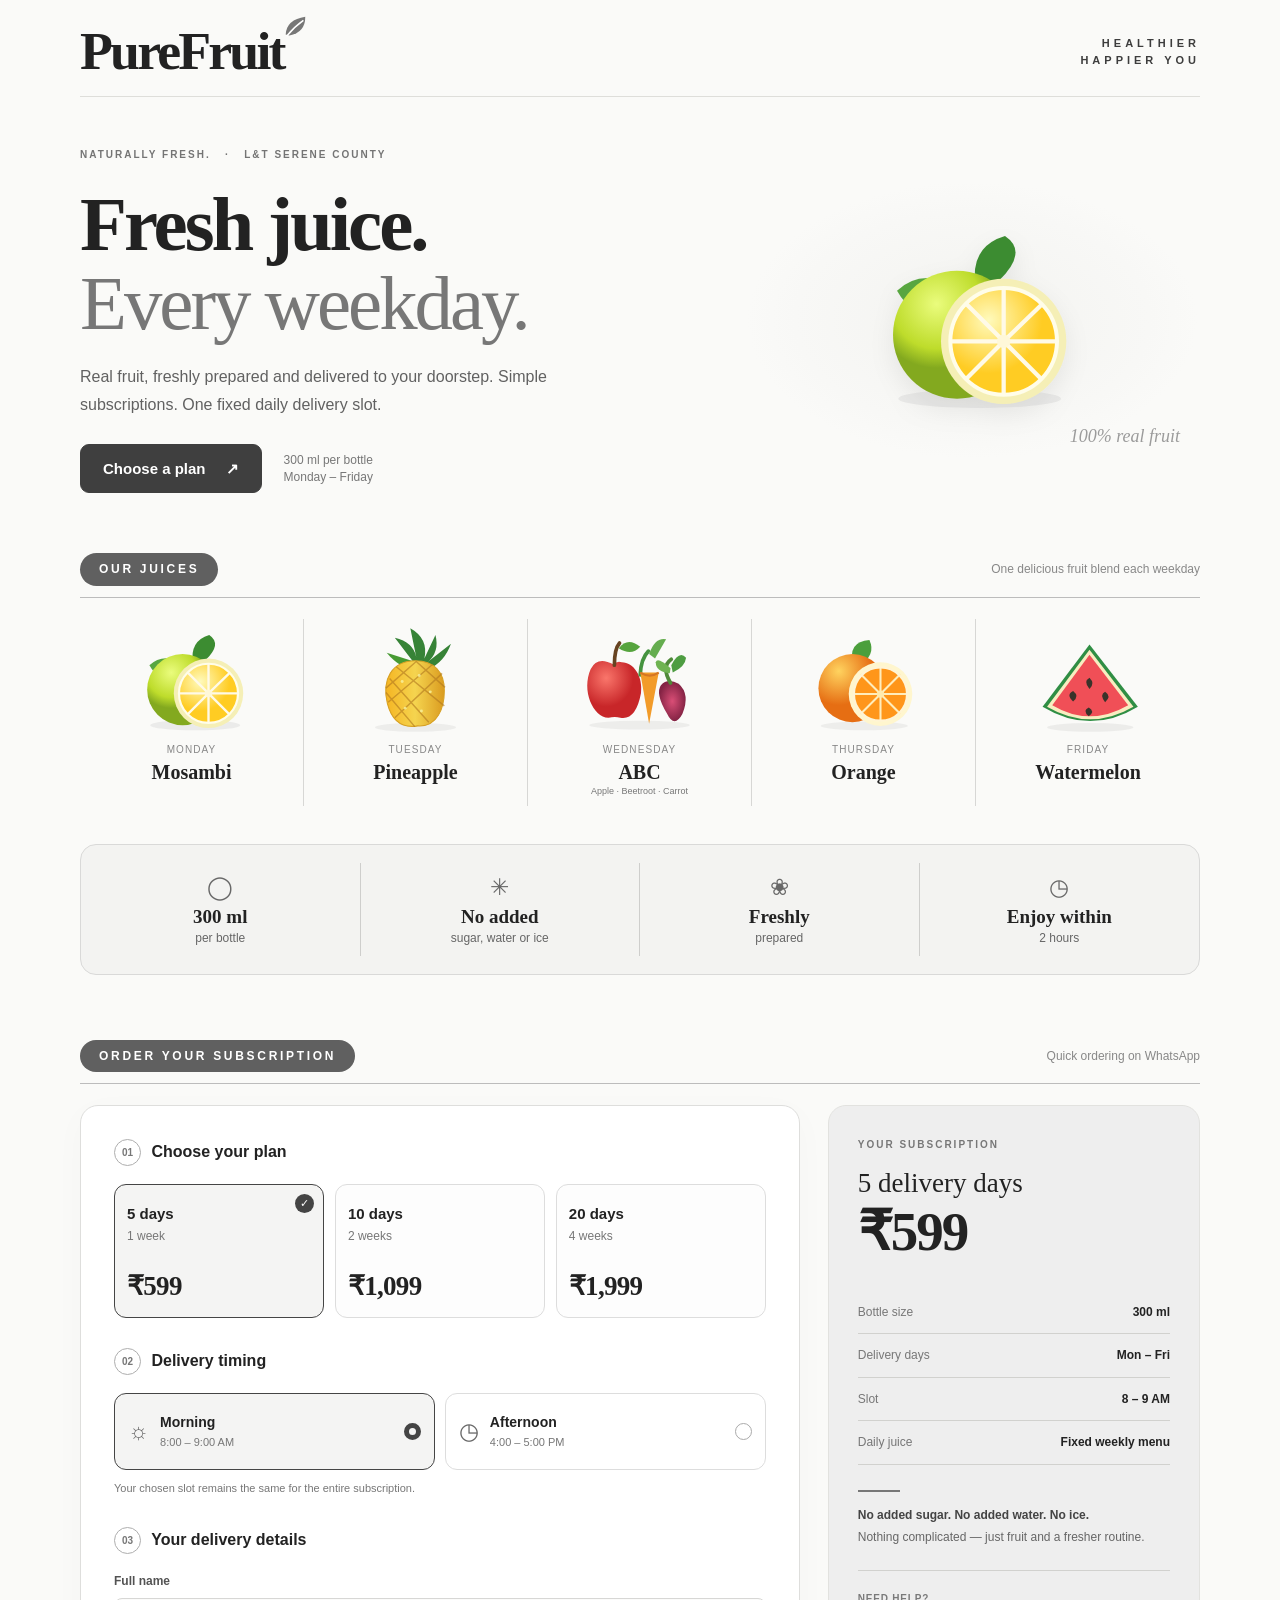
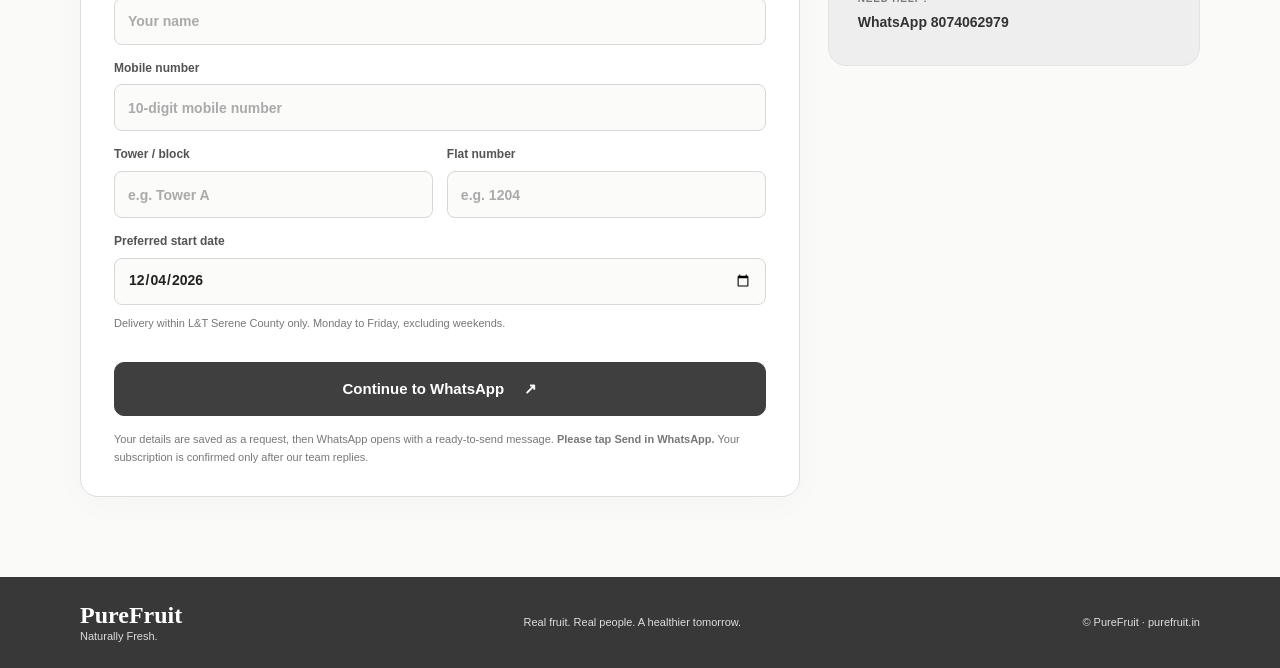
<file: PureFruit-preview.html>
<!doctype html>
<html lang="en">
<head>
  <meta charset="utf-8">
  <meta name="viewport" content="width=device-width, initial-scale=1">
  <meta name="theme-color" content="#f7f7f5">
  <meta name="description" content="PureFruit: naturally fresh 300 ml juice delivered at L&T Serene County. Order a fixed weekday subscription on WhatsApp.">
  <meta name="csrf-token" content="preview-only">
  <title>PureFruit · Naturally Fresh</title>
  <style>
:root{--ink:#222;--muted:#707070;--edge:#dededc;--paper:#fafaf8;--pale:#f1f1ef;--dark:#424242;--radius:15px}
*{box-sizing:border-box}
html{scroll-behavior:smooth}
body{margin:0;background:var(--paper);color:var(--ink);font-family:Arial,Helvetica,sans-serif;font-size:15px;line-height:1.55;-webkit-font-smoothing:antialiased}
a{color:inherit;text-decoration:none}button,input,select,textarea{font:inherit}button{cursor:pointer}button:disabled{cursor:wait;opacity:.65}
.wrap{width:min(1120px,calc(100% - 52px));margin-inline:auto}
.topbar{display:flex;align-items:center;justify-content:space-between;padding:25px 0 17px;border-bottom:1px solid #dededa}
.brand{font:700 clamp(35px,4.2vw,54px)/1 Georgia,'Times New Roman',serif;letter-spacing:-2.8px;position:relative;display:inline-flex;align-items:flex-start}
.brand-leaf{width:28px;height:28px;transform:translate(-3px,-12px)}.brand-leaf svg{display:block;width:100%;height:100%}
.top-promise{text-align:right;font-weight:700;letter-spacing:4px;font-size:11px;line-height:1.55;color:#3d3d3d}
.hero{display:grid;grid-template-columns:1.15fr .85fr;align-items:center;min-height:390px;gap:50px;padding-top:50px;padding-bottom:50px}
.eyebrow{font-size:10px;font-weight:700;letter-spacing:2px;color:#747474}
h1{font:700 clamp(48px,6vw,80px)/1.02 Georgia,'Times New Roman',serif;letter-spacing:-3px;margin:24px 0 20px}h1 em{font-weight:400;font-style:normal;color:#777}
.hero-copy p{font-size:16px;color:#616161;line-height:1.75;max-width:475px;margin:0 0 25px}
.hero-actions{display:flex;align-items:center;gap:22px;flex-wrap:wrap}.hero-small{font-size:12px;color:#777;line-height:1.4}
.button{display:inline-flex;align-items:center;justify-content:center;gap:20px;border-radius:9px;min-height:48px;padding:12px 22px;font-weight:700;transition:background-color .16s,transform .16s}
.button:active{transform:translateY(1px)}.button-dark{background:#3f3f3f;color:#fff;border:1px solid #3f3f3f}.button-dark:hover{background:#292929}
.hero-art{height:280px;position:relative;display:flex;align-items:center;justify-content:center;border-radius:150px;background:radial-gradient(ellipse at center,#f3f3f0 0%,#f8f8f6 55%,transparent 70%)}
.hero-juice{width:240px;height:240px;display:grid;place-items:center}.hero-juice img{width:100%;height:100%;object-fit:contain;filter:drop-shadow(0 10px 12px #00000012)}
.hero-art-word{position:absolute;bottom:13px;right:20px;color:#9b9b9b;font:italic 18px Georgia,serif}
.section-heading{display:flex;align-items:center;gap:15px;justify-content:space-between;border-bottom:1px solid #bcbcbc;padding-bottom:11px;margin-bottom:21px}
.section-heading h2{font-size:12px;letter-spacing:2.7px;background:#606060;color:#fff;border-radius:25px;padding:7px 19px;margin:0;font-weight:700;white-space:nowrap}
.section-heading>span{font-size:12px;color:#888;text-align:right}
.schedule-section{padding-top:10px}
.fruit-row{display:grid;grid-template-columns:repeat(5,minmax(0,1fr));gap:0;padding:0 0 38px}
.fruit{display:flex;flex-direction:column;align-items:center;text-align:center;border-right:1px solid #d7d7d5;padding:7px 8px;min-width:0}
.fruit:last-child{border:0}.fruit img{height:111px;width:min(150px,100%);object-fit:contain}.fruit small{font-size:10px;letter-spacing:1.1px;color:#888;margin-top:5px}.fruit strong{font:700 20px/1.22 Georgia,serif;margin-top:3px}.fruit span{font-size:9px;color:#777;white-space:nowrap}
.promise-section{border:1px solid #d9d9d8;border-radius:16px;display:grid;grid-template-columns:repeat(4,1fr);background:#f3f3f1;padding:18px 0;margin-bottom:65px}
.promise-section>div{border-right:1px solid #cececc;display:flex;align-items:center;flex-direction:column;gap:1px;text-align:center;min-height:93px;justify-content:center}.promise-section>div:last-child{border:0}
.promise-icon{font-size:23px;color:#686868;height:35px}.promise-section strong{font:700 19px Georgia,serif}.promise-section small{font-size:12px;color:#666}
.order-section{padding-bottom:80px}.order-grid{display:grid;grid-template-columns:minmax(0,1.45fr) minmax(275px,.75fr);gap:28px;align-items:start}
.order-panel{padding:33px 33px 30px;background:#fff;border:1px solid #dededc;border-radius:18px;box-shadow:0 8px 35px #00000006}
.field-group{border:0;margin:0 0 30px;padding:0}.field-group legend{font-weight:700;font-size:16px;margin-bottom:18px;padding:0;display:block;width:100%}
.step-number{display:inline-grid;place-items:center;width:27px;height:27px;margin-right:6px;border:1px solid #aeaeae;border-radius:50%;color:#777;font-size:10px;vertical-align:middle}
.plan-options{display:grid;grid-template-columns:repeat(3,1fr);gap:11px}.plan-card{position:relative;display:flex;flex-direction:column;align-items:flex-start;gap:2px;border:1.5px solid #ddd;border-radius:12px;padding:17px 12px 15px;cursor:pointer;min-height:134px;background:#fdfdfd;transition:border .15s,background .15s}
.plan-card:hover,.slot-card:hover{border-color:#888}.plan-card.is-selected,.slot-card.is-selected{border-color:#454545;background:#f4f4f3}
.plan-card input,.slot-card input{position:absolute;opacity:0;inset:0;width:100%;height:100%;cursor:pointer;margin:0}.plan-card:focus-within,.slot-card:focus-within{outline:2px solid #888;outline-offset:2px}
.plan-title{font-weight:700;font-size:15px}.plan-caption{font-size:12px;color:#777}.plan-card strong{font:700 27px Georgia,serif;margin-top:auto;letter-spacing:-.7px}.choose-mark{display:none;position:absolute;right:9px;top:9px;font-size:11px;background:#444;color:#fff;width:19px;height:19px;text-align:center;line-height:18px;border-radius:50%}.is-selected .choose-mark{display:block}
.slot-options{display:grid;grid-template-columns:repeat(2,1fr);gap:10px}.slot-card{position:relative;display:flex;align-items:center;gap:11px;border:1.5px solid #ddd;border-radius:12px;padding:13px;cursor:pointer;min-height:77px}.slot-icon{font-size:23px;color:#686868;line-height:1}.slot-card strong{display:block;font-size:14px}.slot-card small{display:block;color:#777;font-size:11px;white-space:nowrap}.radio-dot{margin-left:auto;border:1px solid #aaa;border-radius:50%;width:17px;height:17px;flex:none}.is-selected .radio-dot{border:5px solid #444}
.hint{font-size:11px;color:#777;margin:10px 0 0}.fields{display:grid;grid-template-columns:1fr 1fr;gap:14px}.fields label{display:flex;flex-direction:column;font-size:12px;gap:7px;font-weight:700;color:#535353}.fields .full{grid-column:1/-1}
.fields input{background:#fbfbfa;width:100%;border:1px solid #d7d7d5;border-radius:8px;height:47px;padding:10px 13px;font-size:14px;color:#222;outline:0}.fields input:focus{border-color:#555;box-shadow:0 0 0 3px #0000000c}.fields input::placeholder{color:#aaa}
.invisible-field{position:absolute;left:-9999px}.form-error{background:#f0f0f0;color:#444;padding:10px 14px;border-radius:7px;margin-bottom:12px;font-size:13px}.form-success{padding:14px;background:#f0f0ee;border:1px solid #d6d6d1;border-radius:10px;margin-top:15px;font-size:13px}.form-success a{font-weight:700;text-decoration:underline}
.button-submit{border-radius:10px;width:100%;min-height:54px;font-size:15px}.after-submit{font-size:11px;color:#777;margin:14px 0 0;line-height:1.65}
.summary-panel{background:#eee;position:sticky;top:20px;border-radius:18px;padding:31px 29px;border:1px solid #e2e2df}.summary-label{font-size:10px;font-weight:700;letter-spacing:2px;color:#777}.summary-plan{font:27px Georgia,serif;margin-top:15px}.summary-price{font:700 55px Georgia,serif;margin:0 0 28px;letter-spacing:-2px}
.summary-line{display:flex;justify-content:space-between;gap:18px;border-bottom:1px solid #d1d1ce;padding:12px 0;font-size:12px}.summary-line span{color:#777}.summary-line strong{text-align:right;font-size:12px}.summary-divider{margin-top:25px;border-top:2px solid #777;width:42px}.summary-panel p{font-size:12px;color:#666;line-height:1.85}.summary-panel p strong{color:#444}
.summary-support{border-top:1px solid #d1d1ce;padding-top:20px;margin-top:22px;font-size:10px;font-weight:700;letter-spacing:.8px;color:#7a7a7a}.summary-support a{display:block;color:#333;font-size:14px;margin-top:5px;letter-spacing:0}
.footer{background:#383838;color:#eee;padding:25px 0}.footer-inner{display:flex;justify-content:space-between;align-items:center;gap:25px;font-size:11px;color:#ddd}.footer-inner>div:first-child{display:flex;flex-direction:column;line-height:1.3}.footer-brand{font:700 24px Georgia,serif;color:#fff}
/* Staff pages */
.staff-body{background:#f6f6f4}.staff-top{background:#fff;border-bottom:1px solid #dedede;padding:14px 0}.staff-top-inner{display:flex;justify-content:space-between;align-items:center;gap:20px}.staff-brand{font:700 30px Georgia,serif;letter-spacing:-1px}.staff-brand small{display:block;font:11px Arial,sans-serif;color:#888;letter-spacing:1px;margin-top:2px}.staff-actions{display:flex;align-items:center;gap:15px}.text-button{border:0;background:none;color:#555;font-size:13px;text-decoration:underline}.staff-main{padding-top:35px;padding-bottom:70px}.staff-main h1{font:700 38px Georgia,serif;letter-spacing:-1px;margin:0 0 4px}.staff-sub{font-size:12px;color:#777;margin:0 0 26px}
.stat-grid{display:grid;grid-template-columns:repeat(4,minmax(0,1fr));gap:12px;margin-bottom:30px}.stat{background:#fff;border:1px solid #ddd;border-radius:12px;padding:19px}.stat small{color:#777;display:block;font-size:12px}.stat strong{font:700 33px Georgia,serif;display:block;margin-top:3px}
.staff-card{background:#fff;border:1px solid #ddd;border-radius:15px;padding:22px;margin-bottom:20px}.staff-heading{display:flex;justify-content:space-between;align-items:center;gap:15px;flex-wrap:wrap;margin-bottom:18px}.staff-heading h2{font:700 23px Georgia,serif;margin:0}.staff-heading .gray-link{font-size:12px;text-decoration:underline}.staff-filter{display:flex;gap:9px;flex-wrap:wrap}.staff-filter input,.staff-filter select{min-height:38px;border:1px solid #d5d5d5;border-radius:6px;padding:7px 10px;background:#fff;min-width:125px}.small-button{border:1px solid #555;background:#4b4b4b;color:#fff;border-radius:7px;padding:8px 14px;font-weight:700;font-size:12px;min-height:38px}.small-button.secondary{background:#fff;color:#555}.staff-rows{overflow-x:auto}.staff-table{width:100%;border-collapse:collapse;font-size:12px;min-width:720px}.staff-table th{text-align:left;color:#777;font-size:10px;letter-spacing:1px;text-transform:uppercase;border-bottom:1px solid #d8d8d8;padding:10px 8px}.staff-table td{padding:12px 8px;border-bottom:1px solid #eee;vertical-align:top}.staff-table td strong{display:block}.muted{color:#777}.tag{font-weight:700;display:inline-block;padding:4px 8px;border-radius:5px;background:#eee;font-size:11px}.tag.positive{background:#dededc;color:#353535}.tag.pending{background:#f0f0ee;color:#676767}
.staff-edit{display:flex;gap:4px;flex-wrap:wrap;min-width:230px}.staff-edit select,.staff-edit input{border:1px solid #ccc;border-radius:4px;background:#fff;min-height:30px;font-size:11px;padding:4px;max-width:115px}.staff-edit input{max-width:100px}.staff-edit button{font-size:11px;border:0;padding:5px 9px;border-radius:4px;color:#fff;background:#555}.empty{text-align:center;padding:22px;color:#999;font-size:13px}.alert{padding:12px;border:1px solid #ccc;border-radius:7px;margin-bottom:14px;font-size:13px;background:#eee}.staff-legend{font-size:11px;color:#777;margin:10px 0 0}
.login-wrap{max-width:410px;margin:12vh auto;padding:28px;border:1px solid #ddd;background:#fff;border-radius:16px}.login-wrap h1{font:700 32px Georgia,serif;margin:12px 0}.login-wrap p{font-size:13px;color:#777}.login-wrap label{display:block;font-size:12px;margin-top:22px;font-weight:700}.login-wrap input{width:100%;height:48px;padding:10px;margin-top:8px;border:1px solid #ccc;border-radius:7px}.login-wrap button{width:100%;margin-top:18px}
@media(max-width:860px){.hero{gap:18px}.order-grid{grid-template-columns:1fr}.summary-panel{position:static;order:-1;padding:22px;display:grid;grid-template-columns:1fr 1fr;gap:0 20px}.summary-label,.summary-plan,.summary-price,.summary-divider,.summary-panel p,.summary-support{grid-column:1/-1}.summary-price{margin-bottom:12px}.summary-panel p{margin-bottom:0}.staff-table{min-width:780px}}
@media(max-width:620px){.wrap{width:calc(100% - 34px)}.topbar{padding-top:17px;padding-bottom:14px}.brand{font-size:38px;letter-spacing:-2px}.brand-leaf{width:22px;height:22px;transform:translate(-2px,-10px)}.top-promise{letter-spacing:1.6px;font-size:9px}.hero{display:flex;flex-direction:column;gap:0;padding-top:30px;padding-bottom:26px;align-items:stretch;min-height:0}.hero-copy h1{font-size:48px;letter-spacing:-2.5px;margin:19px 0 16px}.hero-copy p{font-size:14px}.hero-art{height:155px;margin-top:2px}.hero-juice{height:180px;width:180px}.hero-art-word{font-size:13px;right:14px;bottom:7px}.hero-actions{gap:15px}.button{min-height:45px}.hero-small{font-size:11px}.section-heading{margin-bottom:12px}.section-heading h2{font-size:10px;padding:6px 12px;letter-spacing:1.6px}.section-heading>span{font-size:10px}.fruit-row{grid-template-columns:repeat(5,minmax(0,1fr));padding-bottom:20px}.fruit{padding:0 2px}.fruit img{height:65px;width:100%}.fruit small{font-size:7px;letter-spacing:.1px}.fruit strong{font-size:12px;margin-top:3px}.fruit span{font-size:7px;white-space:normal;line-height:1.1}.promise-section{margin-bottom:42px;padding:15px 0}.promise-section>div{min-height:90px;padding:0 4px}.promise-section strong{font-size:12px}.promise-section small{font-size:10px;line-height:1.3}.promise-icon{font-size:20px;height:32px}.order-section{padding-bottom:35px}.order-grid{gap:18px}.order-panel{padding:22px 17px}.field-group{margin-bottom:24px}.field-group legend{font-size:15px}.plan-options{gap:7px}.plan-card{padding:14px 9px;min-height:123px}.plan-title{font-size:13px}.plan-caption{font-size:11px}.plan-card strong{font-size:23px}.slot-options{gap:8px}.slot-card{gap:7px;padding:10px 7px;min-height:71px}.slot-icon{font-size:19px}.slot-card strong{font-size:12px}.slot-card small{font-size:10px}.radio-dot{width:13px;height:13px}.is-selected .radio-dot{border-width:4px}.fields{gap:12px}.fields input{height:45px;padding:9px 10px;font-size:13px}.summary-panel{padding:22px 20px}.summary-plan{font-size:23px}.summary-price{font-size:43px}.footer-inner{flex-wrap:wrap;gap:15px}.footer-inner>div:nth-child(2){flex-basis:100%;order:3}.stat-grid{grid-template-columns:repeat(2,1fr)}.staff-main h1{font-size:30px}.staff-card{padding:15px}.staff-heading h2{font-size:20px}.staff-filter input{width:100%}.login-wrap{margin:10vh 17px}}
@media(max-width:360px){.fruit strong{font-size:11px}.plan-card strong{font-size:21px}.slot-card small{font-size:9px}.top-promise{font-size:8px}}
@media(prefers-reduced-motion:reduce){html{scroll-behavior:auto}.button{transition:none}}
.sr-only{position:absolute;width:1px;height:1px;padding:0;margin:-1px;overflow:hidden;clip:rect(0,0,0,0);white-space:nowrap;border:0}

</style>
</head>
<body data-preview="true">
  <header class="topbar wrap">
    <a href="#top" class="brand" aria-label="PureFruit home">PureFruit<span class="brand-leaf" aria-hidden="true"><svg viewBox="0 0 30 30"><path d="M5 23Q6 7 26 4Q26 21 9 24" fill="#777"/><path d="M6 25Q14 15 24 8" fill="none" stroke="#fff" stroke-width="1.6"/></svg></span></a>
    <span class="top-promise">HEALTHIER<br>HAPPIER YOU</span>
  </header>

  <main id="top">
    <section class="hero wrap">
      <div class="hero-copy">
        <div class="eyebrow">NATURALLY FRESH. &nbsp; · &nbsp; L&T SERENE COUNTY</div>
        <h1>Fresh juice.<br><em>Every weekday.</em></h1>
        <p>Real fruit, freshly prepared and delivered to your doorstep. Simple subscriptions. One fixed daily delivery slot.</p>
        <div class="hero-actions">
          <a class="button button-dark" href="#order">Choose a plan <span aria-hidden="true">↗</span></a>
          <span class="hero-small">300 ml per bottle<br>Monday – Friday</span>
        </div>
      </div>
      <div class="hero-art" aria-hidden="true">
        <div class="hero-juice"><img src="[data-uri]" alt="" width="220" height="185"></div>
        <div class="hero-art-word">100% real fruit</div>
      </div>
    </section>

    <section class="wrap schedule-section" aria-labelledby="schedule-heading">
      <div class="section-heading"><h2 id="schedule-heading">OUR JUICES</h2><span>One delicious fruit blend each weekday</span></div>
      <div class="fruit-row">
        <article class="fruit"><img src="[data-uri]" alt="Sweet lime" width="150" height="125"><small>MONDAY</small><strong>Mosambi</strong></article>
        <article class="fruit"><img src="[data-uri]" alt="Pineapple" width="150" height="125"><small>TUESDAY</small><strong>Pineapple</strong></article>
        <article class="fruit"><img src="[data-uri]" alt="Apple, beetroot and carrot" width="150" height="125"><small>WEDNESDAY</small><strong>ABC</strong><span>Apple · Beetroot · Carrot</span></article>
        <article class="fruit"><img src="[data-uri]" alt="Orange" width="150" height="125"><small>THURSDAY</small><strong>Orange</strong></article>
        <article class="fruit"><img src="[data-uri]" alt="Watermelon" width="150" height="125"><small>FRIDAY</small><strong>Watermelon</strong></article>
      </div>
    </section>

    <section class="wrap promise-section" aria-label="Our promise">
      <div><span class="promise-icon">◯</span><strong>300 ml</strong><small>per bottle</small></div>
      <div><span class="promise-icon">✳</span><strong>No added</strong><small>sugar, water or ice</small></div>
      <div><span class="promise-icon">❀</span><strong>Freshly</strong><small>prepared</small></div>
      <div><span class="promise-icon">◷</span><strong>Enjoy within</strong><small>2 hours</small></div>
    </section>

    <section class="wrap order-section" id="order" aria-labelledby="order-heading">
      <div class="section-heading"><h2 id="order-heading">ORDER YOUR SUBSCRIPTION</h2><span>Quick ordering on WhatsApp</span></div>
      <div class="order-grid">
        <form id="order-form" class="order-panel" novalidate>
          <fieldset class="field-group plan-group">
            <legend><span class="step-number">01</span> Choose your plan</legend>
            <div class="plan-options">
              <label class="plan-card is-selected"><input name="plan_days" type="radio" value="5" checked required><span class="plan-title">5 days</span><span class="plan-caption">1 week</span><strong>₹599</strong><span class="choose-mark" aria-hidden="true">✓</span></label>
              <label class="plan-card"><input name="plan_days" type="radio" value="10"><span class="plan-title">10 days</span><span class="plan-caption">2 weeks</span><strong>₹1,099</strong><span class="choose-mark" aria-hidden="true">✓</span></label>
              <label class="plan-card"><input name="plan_days" type="radio" value="20"><span class="plan-title">20 days</span><span class="plan-caption">4 weeks</span><strong>₹1,999</strong><span class="choose-mark" aria-hidden="true">✓</span></label>
            </div>
          </fieldset>

          <fieldset class="field-group">
            <legend><span class="step-number">02</span> Delivery timing</legend>
            <div class="slot-options">
              <label class="slot-card is-selected"><input type="radio" name="delivery_slot" value="morning" checked required><span class="slot-icon" aria-hidden="true">☼</span><span><strong>Morning</strong><small>8:00 – 9:00 AM</small></span><span class="radio-dot" aria-hidden="true"></span></label>
              <label class="slot-card"><input type="radio" name="delivery_slot" value="afternoon"><span class="slot-icon" aria-hidden="true">◷</span><span><strong>Afternoon</strong><small>4:00 – 5:00 PM</small></span><span class="radio-dot" aria-hidden="true"></span></label>
            </div>
            <p class="hint">Your chosen slot remains the same for the entire subscription.</p>
          </fieldset>

          <fieldset class="field-group">
            <legend><span class="step-number">03</span> Your delivery details</legend>
            <div class="fields">
              <label class="full">Full name<input type="text" name="name" autocomplete="name" minlength="2" maxlength="70" placeholder="Your name" required></label>
              <label class="full">Mobile number<input type="tel" name="phone" autocomplete="tel-national" inputmode="numeric" maxlength="14" placeholder="10-digit mobile number" required></label>
              <label>Tower / block<input type="text" name="tower" maxlength="50" placeholder="e.g. Tower A" required></label>
              <label>Flat number<input type="text" name="flat" maxlength="30" placeholder="e.g. 1204" required></label>
              <label class="full">Preferred start date<input type="date" name="start_date" min="2026-11-06" value="2026-11-06" required></label>
            </div>
            <p class="hint">Delivery within L&T Serene County only. Monday to Friday, excluding weekends.</p>
          </fieldset>
          <input class="invisible-field" name="website" type="text" tabindex="-1" autocomplete="off" aria-hidden="true">
          <div id="form-error" class="form-error" role="alert" hidden></div>
          <button class="button button-dark button-submit" type="submit" id="submit-order">Continue to WhatsApp <span aria-hidden="true">↗</span></button>
          <p class="after-submit">Your details are saved as a request, then WhatsApp opens with a ready-to-send message. <strong>Please tap Send in WhatsApp.</strong> Your subscription is confirmed only after our team replies.</p>
          <div id="form-success" class="form-success" role="status" hidden></div>
        </form>

        <aside class="summary-panel" aria-label="Order summary">
          <div class="summary-label">YOUR SUBSCRIPTION</div>
          <div class="summary-plan" id="summary-plan">5 delivery days</div>
          <div class="summary-price" id="summary-price">₹599</div>
          <div class="summary-line"><span>Bottle size</span><strong>300 ml</strong></div>
          <div class="summary-line"><span>Delivery days</span><strong>Mon – Fri</strong></div>
          <div class="summary-line"><span>Slot</span><strong id="summary-slot">8 – 9 AM</strong></div>
          <div class="summary-line"><span>Daily juice</span><strong>Fixed weekly menu</strong></div>
          <div class="summary-divider"></div>
          <p><strong>No added sugar. No added water. No ice.</strong><br>Nothing complicated — just fruit and a fresher routine.</p>
          <div class="summary-support">NEED HELP? <a href="https://wa.me/918074062979" rel="noopener noreferrer">WhatsApp 8074062979</a></div>
        </aside>
      </div>
    </section>
  </main>

  <footer class="footer"><div class="wrap footer-inner"><div><strong class="footer-brand">PureFruit</strong><span>Naturally Fresh.</span></div><div>Real fruit. Real people. A healthier tomorrow.</div><div>© PureFruit · <a href="https://www.purefruit.in">purefruit.in</a></div></div></footer>
  <script>
(() => {
  'use strict';
  const form = document.getElementById('order-form');
  if (!form) return;
  const plans = {5:599,10:1099,20:1999};
  const slots = {morning:'8 – 9 AM', afternoon:'4 – 5 PM'};
  const minLaunch = '2026-11-06';
  const preview = document.body.dataset.preview === 'true';

  function localISO(date) {
    const y=date.getFullYear(),m=String(date.getMonth()+1).padStart(2,'0'),d=String(date.getDate()).padStart(2,'0');
    return `${y}-${m}-${d}`;
  }
  function nextWeekday(d) {
    const v=new Date(d.getFullYear(),d.getMonth(),d.getDate());
    while(v.getDay()===0 || v.getDay()===6) v.setDate(v.getDate()+1);
    return v;
  }
  const now = new Date();
  const startField = form.elements.start_date;
  const first = new Date(Math.max(new Date(minLaunch+'T12:00:00').getTime(), new Date(now.getFullYear(),now.getMonth(),now.getDate(),12).getTime()));
  const minStart=localISO(nextWeekday(first));
  startField.min=minStart;
  if(!startField.value || startField.value<minStart) startField.value=minStart;

  function updateChoices(){
    form.querySelectorAll('.plan-card').forEach(el=>el.classList.toggle('is-selected',el.querySelector('input').checked));
    form.querySelectorAll('.slot-card').forEach(el=>el.classList.toggle('is-selected',el.querySelector('input').checked));
    const days=Number(form.elements.plan_days.value);
    document.getElementById('summary-plan').textContent=`${days} delivery days`;
    document.getElementById('summary-price').textContent=`₹${plans[days].toLocaleString('en-IN')}`;
    document.getElementById('summary-slot').textContent=slots[form.elements.delivery_slot.value];
  }
  form.addEventListener('change',updateChoices); updateChoices();

  function showError(message){const div=document.getElementById('form-error');div.textContent=message;div.hidden=false;div.scrollIntoView({block:'nearest',behavior:'smooth'});}
  function whatsappMessage(data,ref){
    const date=new Date(data.start_date+'T12:00:00');
    const readable=date.toLocaleDateString('en-IN',{day:'numeric',month:'short',year:'numeric'});
    return ['Hello PureFruit! I would like to request a juice subscription.','',`Reference: ${ref}`,`Plan: ${data.plan_days} delivery days – ₹${plans[data.plan_days].toLocaleString('en-IN')}`,`Delivery: ${data.delivery_slot==='morning'?'Morning (8–9 AM)':'Afternoon (4–5 PM)'}`,`Starting: ${readable}`,`Name: ${data.name}`,`Tower: ${data.tower}`,`Flat: ${data.flat}`,`Phone: ${data.phone}`,'','Please confirm availability and payment instructions.'].join('\n');
  }
  form.addEventListener('submit',async event=>{
    event.preventDefault();
    const err=document.getElementById('form-error');err.hidden=true;
    const success=document.getElementById('form-success');success.hidden=true;
    const dateVal=startField.value;
    if(!form.reportValidity()) return;
    if(!/^\d{10}$/.test(form.elements.phone.value.replace(/\D/g,''))){showError('Enter a valid 10-digit Indian mobile number.');return;}
    if(!dateVal || dateVal<minStart || [0,6].includes(new Date(dateVal+'T12:00:00').getDay())){showError('Choose a weekday start date from '+minStart+' onwards.');return;}
    const data={name:form.elements.name.value.trim(),phone:form.elements.phone.value.trim(),tower:form.elements.tower.value.trim(),flat:form.elements.flat.value.trim(),plan_days:Number(form.elements.plan_days.value),delivery_slot:form.elements.delivery_slot.value,start_date:dateVal,website:form.elements.website.value};
    const button=document.getElementById('submit-order');button.disabled=true;button.textContent='Preparing your WhatsApp message…';
    try{
      let ref,url;
      if(preview){
        ref='PREVIEW';
        url='https://wa.me/918074062979?text='+encodeURIComponent(whatsappMessage(data,ref));
      } else {
        const response=await fetch('/api/orders',{method:'POST',headers:{'Content-Type':'application/json','X-CSRF-Token':document.querySelector('meta[name="csrf-token"]').content},credentials:'same-origin',body:JSON.stringify(data)});
        const result=await response.json();
        if(!response.ok) throw new Error(result.error || 'Could not save your request. Please try again.');
        ref=result.reference;url=result.whatsapp_url;
      }
      const a=document.createElement('a');a.href=url;a.rel='noopener noreferrer';a.textContent='Open WhatsApp to send your request';
      success.replaceChildren(document.createTextNode(`Request reference: ${ref}. `),a);
      success.hidden=false;
      window.location.assign(url);
    }catch(error){showError(error.message || 'Something went wrong. Please try again.');}
    finally{button.disabled=false;button.innerHTML='Continue to WhatsApp <span aria-hidden="true">↗</span>';}
  });
})();

</script>
</body>
</html>
</file>
